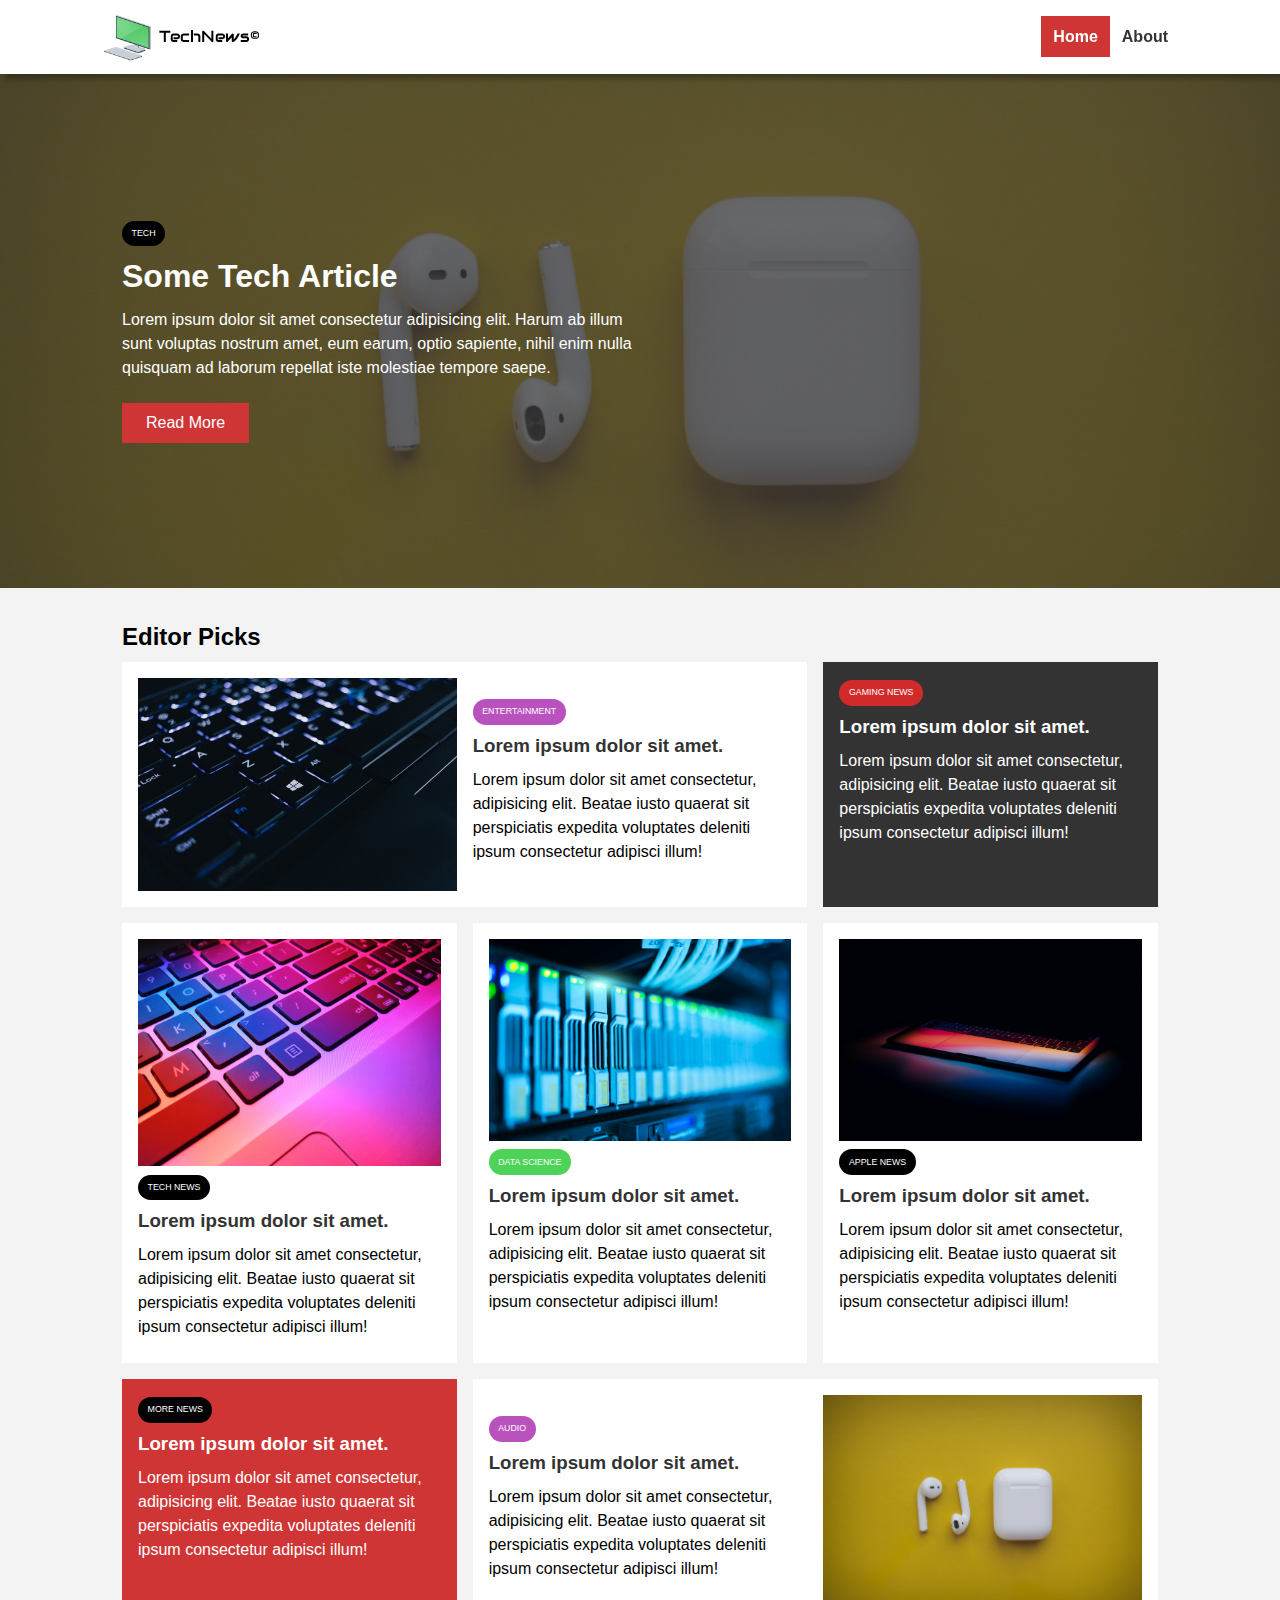
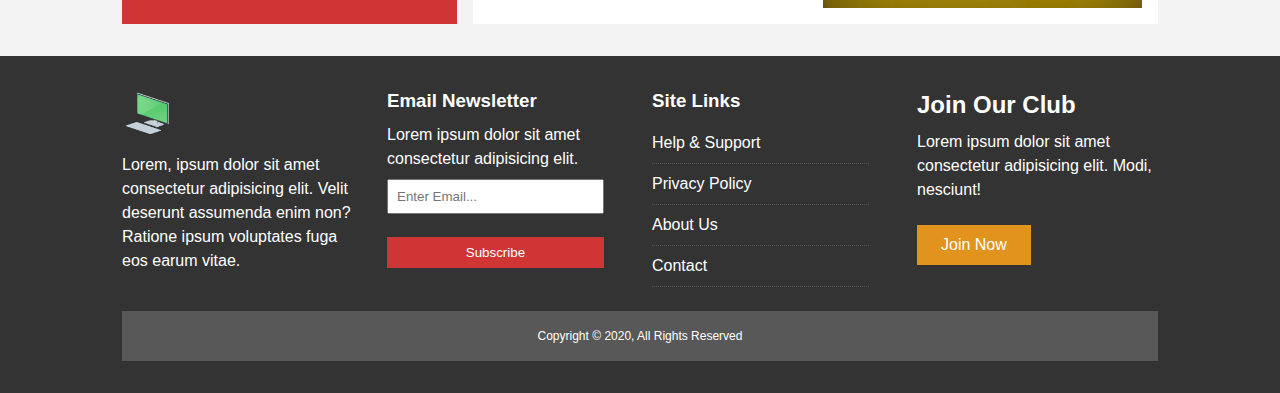
<file: index.html>
<!DOCTYPE html>
<html lang="en">
<head>
    <meta charset="UTF-8">
    <meta name="viewport" content="width=device-width, initial-scale=1.0">
    <title>Tech portal | Latest News</title>
<link rel="stylesheet" href="https://cdnjs.cloudflare.com/ajax/libs/font-awesome/5.15.1/css/all.min.css"
    integrity="sha512-+4zCK9k+qNFUR5X+cKL9EIR+ZOhtIloNl9GIKS57V1MyNsYpYcUrUeQc9vNfzsWfV28IaLL3i96P9sdNyeRssA=="
    crossorigin="anonymous" />  
        <link rel="stylesheet" href="style.css">
        <link rel="stylesheet" href="mobile.css" media="screen and (max-width: 768px)">
        <link rel="shortcut icon" type="image/x-icon" href="favicon.ico">
</head>

<!-- Header -->

<body>
    <nav id="main-nav">
        <div class="container">
            <div class="box1"><img src="./img/logo.png" alt="ComputerNewsGrid" class="logo"><p>TechNews</p></div>
            
            <div class="social">
                <a href="http://facebook.com" target="_blank"><i class="fab fa-facebook fa-2x"></i></a>
                <a href="http://twitter.com" target="_blank"><i class="fab fa-twitter fa-2x"></i></a>
                <a href="http://instagram.com" target="_blank"><i class="fab fa-instagram fa-2x"></i></a>
                <a href="http://youtube.com" target="_blank"><i class="fab fa-youtube fa-2x"></i></a>
            </div>
            <ul>
               <li><a class="current" href="index.html">Home</a></li>
               <li><a href="about.html">About</a></li> 
            </ul>
        </div>
    </nav>

    <!-- Showcase -->

    <div id="showcase">
        <div class="container">
            <div class="showcase-container">
                <div class="showcase-content">
                    <div class="category category-tech">Tech</div>
                    <h1>Some Tech Article</h1>
                    <p>Lorem ipsum dolor sit amet consectetur adipisicing elit. Harum ab illum sunt voluptas nostrum amet, eum earum, optio sapiente, nihil enim nulla quisquam ad laborum repellat iste molestiae tempore saepe.</p>
                    <a href="article.html" class="btn btn-primary">Read More</a>
                </div>
            </div>
        </div>
    </div>

    <!-- Home Articles -->
    <section id="home-articles" class="py-2">
        <div class="container">
           <h2>Editor Picks</h2>
        <div class="articles-container">
            <article class="card">
                <img src="img/tast.jpeg" alt="">
                <div>
                <div class="category category-ent">Entertainment</div>
                <h3>
                <a href="article.html">Lorem ipsum dolor sit amet.</a>
                </h3>
                <p>Lorem ipsum dolor sit amet consectetur, adipisicing elit. Beatae iusto quaerat sit perspiciatis expedita voluptates deleniti ipsum consectetur adipisci illum!</p>
                </div>
            </article>
            <article class="card bg-dark">              
                    <div class="category category-gaming">Gaming News</div>
                    <h3>
                    <a href="article.html">Lorem ipsum dolor sit amet.</a>
                    </h3>
                    <p>Lorem ipsum dolor sit amet consectetur, adipisicing elit. Beatae iusto quaerat sit perspiciatis expedita
                    voluptates deleniti ipsum consectetur adipisci illum!</p>     
            </article>
            <article class="card">
                <img src="img/one.jpg" alt="">
                <div class="category category-tech">Tech News</div>
                <h3>
                    <a href="article.html">Lorem ipsum dolor sit amet.</a>
                </h3>
                <p>Lorem ipsum dolor sit amet consectetur, adipisicing elit. Beatae iusto quaerat sit perspiciatis expedita
                voluptates deleniti ipsum consectetur adipisci illum!</p>
            </article>
            <article class="card">
                <img src="img/data.jpg" alt="">
                <div class="category category-data">Data Science</div>
                <h3>
                    <a href="article.html">Lorem ipsum dolor sit amet.</a>
                </h3>
                <p>Lorem ipsum dolor sit amet consectetur, adipisicing elit. Beatae iusto quaerat sit perspiciatis expedita
                    voluptates deleniti ipsum consectetur adipisci illum!</p>
            </article>
            <article class="card">
                <img src="img/three.jpg" alt="">
                <div class="category category-tech">Apple News</div>
                <h3>
                    <a href="article.html">Lorem ipsum dolor sit amet.</a>
                </h3>
                <p>Lorem ipsum dolor sit amet consectetur, adipisicing elit. Beatae iusto quaerat sit perspiciatis expedita
                    voluptates deleniti ipsum consectetur adipisci illum!</p>
            </article>
            <article class="card bg-primary">
                <div class="category category-tech">More News</div>
                <h3>
                    <a href="article.html">Lorem ipsum dolor sit amet.</a>
                </h3>
                <p>Lorem ipsum dolor sit amet consectetur, adipisicing elit. Beatae iusto quaerat sit perspiciatis expedita
                    voluptates deleniti ipsum consectetur adipisci illum!</p>
            </article>
            <article class="card">
                <div>
                    <div class="category category-ent">Audio</div>
                    <h3>
                        <a href="article.html">Lorem ipsum dolor sit amet.</a>
                    </h3>
                    <p>Lorem ipsum dolor sit amet consectetur, adipisicing elit. Beatae iusto quaerat sit perspiciatis expedita
                        voluptates deleniti ipsum consectetur adipisci illum!</p>
                </div>
                    <img src="img/four.jpg" alt="">
            </article>
        </div> 
        </div>   
    </section>

  <!-- Footer -->
  <footer id="main-footer" class="py-2">
    <div class="container footer-container">
      <div>
        <img src="img/logo.png" alt="NewsGrid">
        <p>Lorem, ipsum dolor sit amet consectetur adipisicing elit. Velit deserunt assumenda enim non? Ratione ipsum voluptates fuga eos earum vitae.</p>
      </div>
      <div>
        <h3>Email Newsletter</h3>
        <p>Lorem ipsum dolor sit amet consectetur adipisicing elit.</p>
        <form name="contact" method="POST" data-netlify="true">
          <input type="email" name="email" placeholder="Enter Email...">
          <input type="submit" value="Subscribe" class="btn btn-primary">
        </form>
      </div>
      <div>
        <h3>Site Links</h3>
        <ul class="list">
          <li><a href="#">Help & Support</a></li>
          <li><a href="#">Privacy Policy</a></li>
          <li><a href="#">About Us</a></li>
          <li><a href="#">Contact</a></li>
        </ul>
      </div>
      <div>
        <h2>Join Our Club</h2>
        <p>Lorem ipsum dolor sit amet consectetur adipisicing elit. Modi, nesciunt!</p>
        <a href="#" class="btn btn-secondary">Join Now</a>
      </div>
      <div>
        <p>
          Copyright &copy; 2020, All Rights Reserved
        </p>
      </div>
    </div>
  </footer>
   

</body>
</html>
</file>
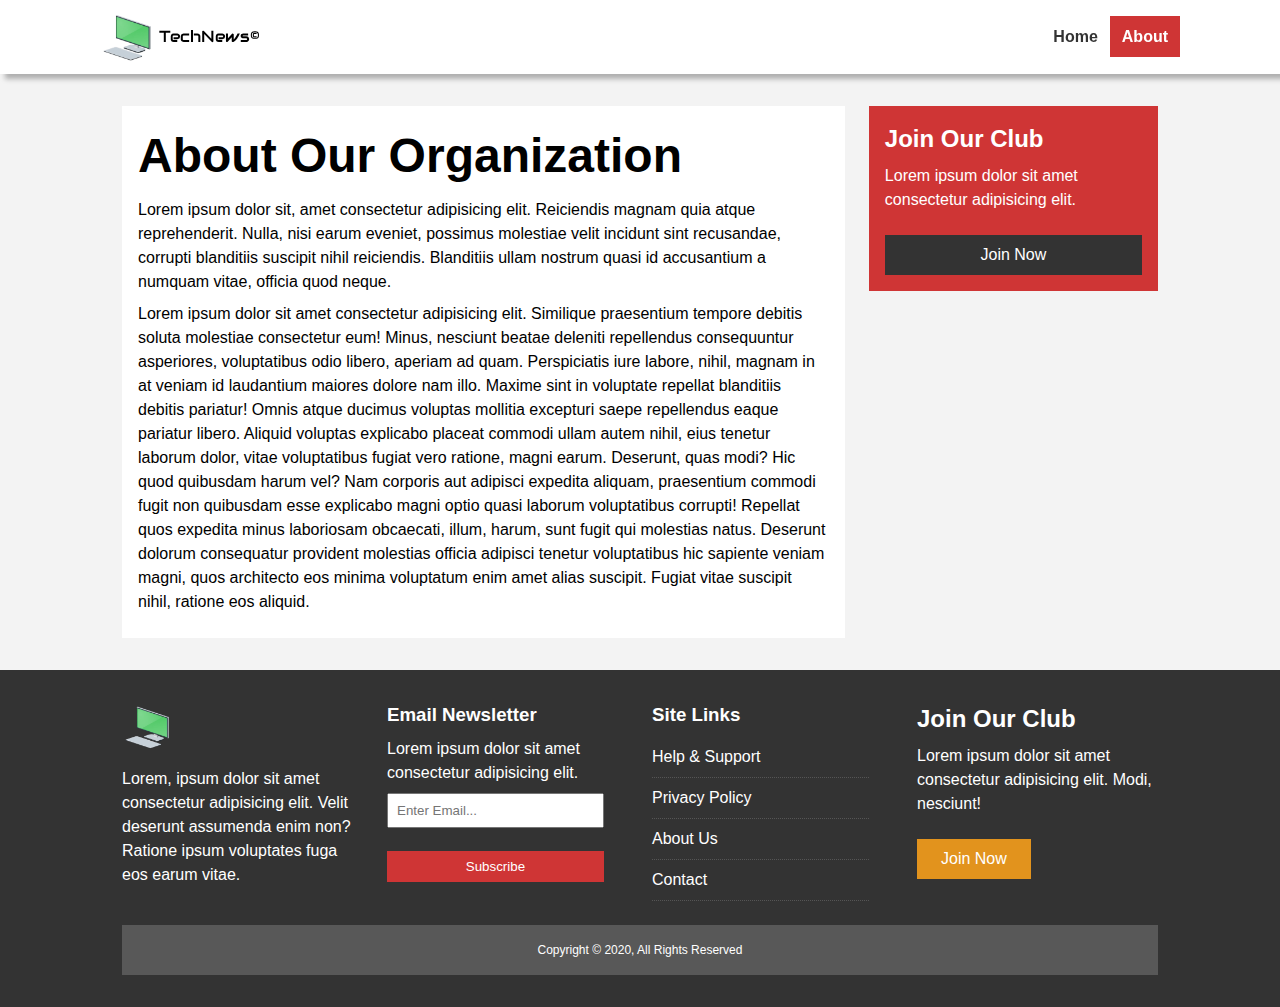
<file: about.html>
<!DOCTYPE html>
<html lang="en">

<head>
    <meta charset="UTF-8">
    <meta name="viewport" content="width=device-width, initial-scale=1.0">
    <title>Tech portal | About</title>
    <link rel="stylesheet" href="https://cdnjs.cloudflare.com/ajax/libs/font-awesome/5.15.1/css/all.min.css"
        integrity="sha512-+4zCK9k+qNFUR5X+cKL9EIR+ZOhtIloNl9GIKS57V1MyNsYpYcUrUeQc9vNfzsWfV28IaLL3i96P9sdNyeRssA=="
        crossorigin="anonymous" />
    <link rel="stylesheet" href="style.css">
    <link rel="stylesheet" href="mobile.css" media="screen and (max-width: 768px)">
    <link rel="shortcut icon" type="image/x-icon" href="favicon.ico">
</head>

<!-- Header -->

<body>
    <nav id="main-nav">
        <div class="container">
            <div class="box1"><img src="./img/logo.png" alt="ComputerNewsGrid" class="logo">
                <p>TechNews</p>
            </div>

            <div class="social">
                <a href="http://facebook.com" target="_blank"><i class="fab fa-facebook fa-2x"></i></a>
                <a href="http://twitter.com" target="_blank"><i class="fab fa-twitter fa-2x"></i></a>
                <a href="http://instagram.com" target="_blank"><i class="fab fa-instagram fa-2x"></i></a>
                <a href="http://youtube.com" target="_blank"><i class="fab fa-youtube fa-2x"></i></a>
            </div>
            <ul>
                <li><a href="index.html">Home</a></li> 
                <li><a class="current" href="about.html">About</a></li>    
            </ul>
        </div>
    </nav>

    <!-- About Showcase -->

    <section id="about">
        <div class="container">
            <div class="page-container">
                <article class="card">
                    <h1 class="l-heading">About Our Organization</h1>
                    <p>Lorem ipsum dolor sit, amet consectetur adipisicing elit. Reiciendis magnam quia atque reprehenderit. Nulla, nisi earum eveniet, possimus molestiae velit incidunt sint recusandae, corrupti blanditiis suscipit nihil reiciendis. Blanditiis ullam nostrum quasi id accusantium a numquam vitae, officia quod neque.</p>
                    <p>Lorem ipsum dolor sit amet consectetur adipisicing elit. Similique praesentium tempore debitis soluta molestiae consectetur eum! Minus, nesciunt beatae deleniti repellendus consequuntur asperiores, voluptatibus odio libero, aperiam ad quam. Perspiciatis iure labore, nihil, magnam in at veniam id laudantium maiores dolore nam illo. Maxime sint in voluptate repellat blanditiis debitis pariatur! Omnis atque ducimus voluptas mollitia excepturi saepe repellendus eaque pariatur libero. Aliquid voluptas explicabo placeat commodi ullam autem nihil, eius tenetur laborum dolor, vitae voluptatibus fugiat vero ratione, magni earum. Deserunt, quas modi? Hic quod quibusdam harum vel? Nam corporis aut adipisci expedita aliquam, praesentium commodi fugit non quibusdam esse explicabo magni optio quasi laborum voluptatibus corrupti! Repellat quos expedita minus laboriosam obcaecati, illum, harum, sunt fugit qui molestias natus. Deserunt dolorum consequatur provident molestias officia adipisci tenetur voluptatibus hic sapiente veniam magni, quos architecto eos minima voluptatum enim amet alias suscipit. Fugiat vitae suscipit nihil, ratione eos aliquid.</p>
                </article>
                <aside class="card bg-primary">
                    <h2>Join Our Club</h2>
                    <p>Lorem ipsum dolor sit amet consectetur adipisicing elit.</p>
                    <a href="#" class="btn btn-dark btn-block">Join Now</a>
                </aside>
            </div>
        </div>
    </section>

    <!-- Footer -->
    <footer id="main-footer" class="py-2">
        <div class="container footer-container">
            <div>
                <img src="img/logo.png" alt="NewsGrid">
                <p>Lorem, ipsum dolor sit amet consectetur adipisicing elit. Velit deserunt assumenda enim non? Ratione
                    ipsum voluptates fuga eos earum vitae.</p>
            </div>
            <div>
                <h3>Email Newsletter</h3>
                <p>Lorem ipsum dolor sit amet consectetur adipisicing elit.</p>
                <form name="contact" method="POST" data-netlify="true">
                    <input type="email" name="email" placeholder="Enter Email...">
                    <input type="submit" value="Subscribe" class="btn btn-primary">
                </form>
            </div>
            <div>
                <h3>Site Links</h3>
                <ul class="list">
                    <li><a href="#">Help & Support</a></li>
                    <li><a href="#">Privacy Policy</a></li>
                    <li><a href="#">About Us</a></li>
                    <li><a href="#">Contact</a></li>
                </ul>
            </div>
            <div>
                <h2>Join Our Club</h2>
                <p>Lorem ipsum dolor sit amet consectetur adipisicing elit. Modi, nesciunt!</p>
                <a href="#" class="btn btn-secondary">Join Now</a>
            </div>
            <div>
                <p>
                    Copyright &copy; 2020, All Rights Reserved
                </p>
            </div>
        </div>
    </footer>


</body>

</html>
</file>
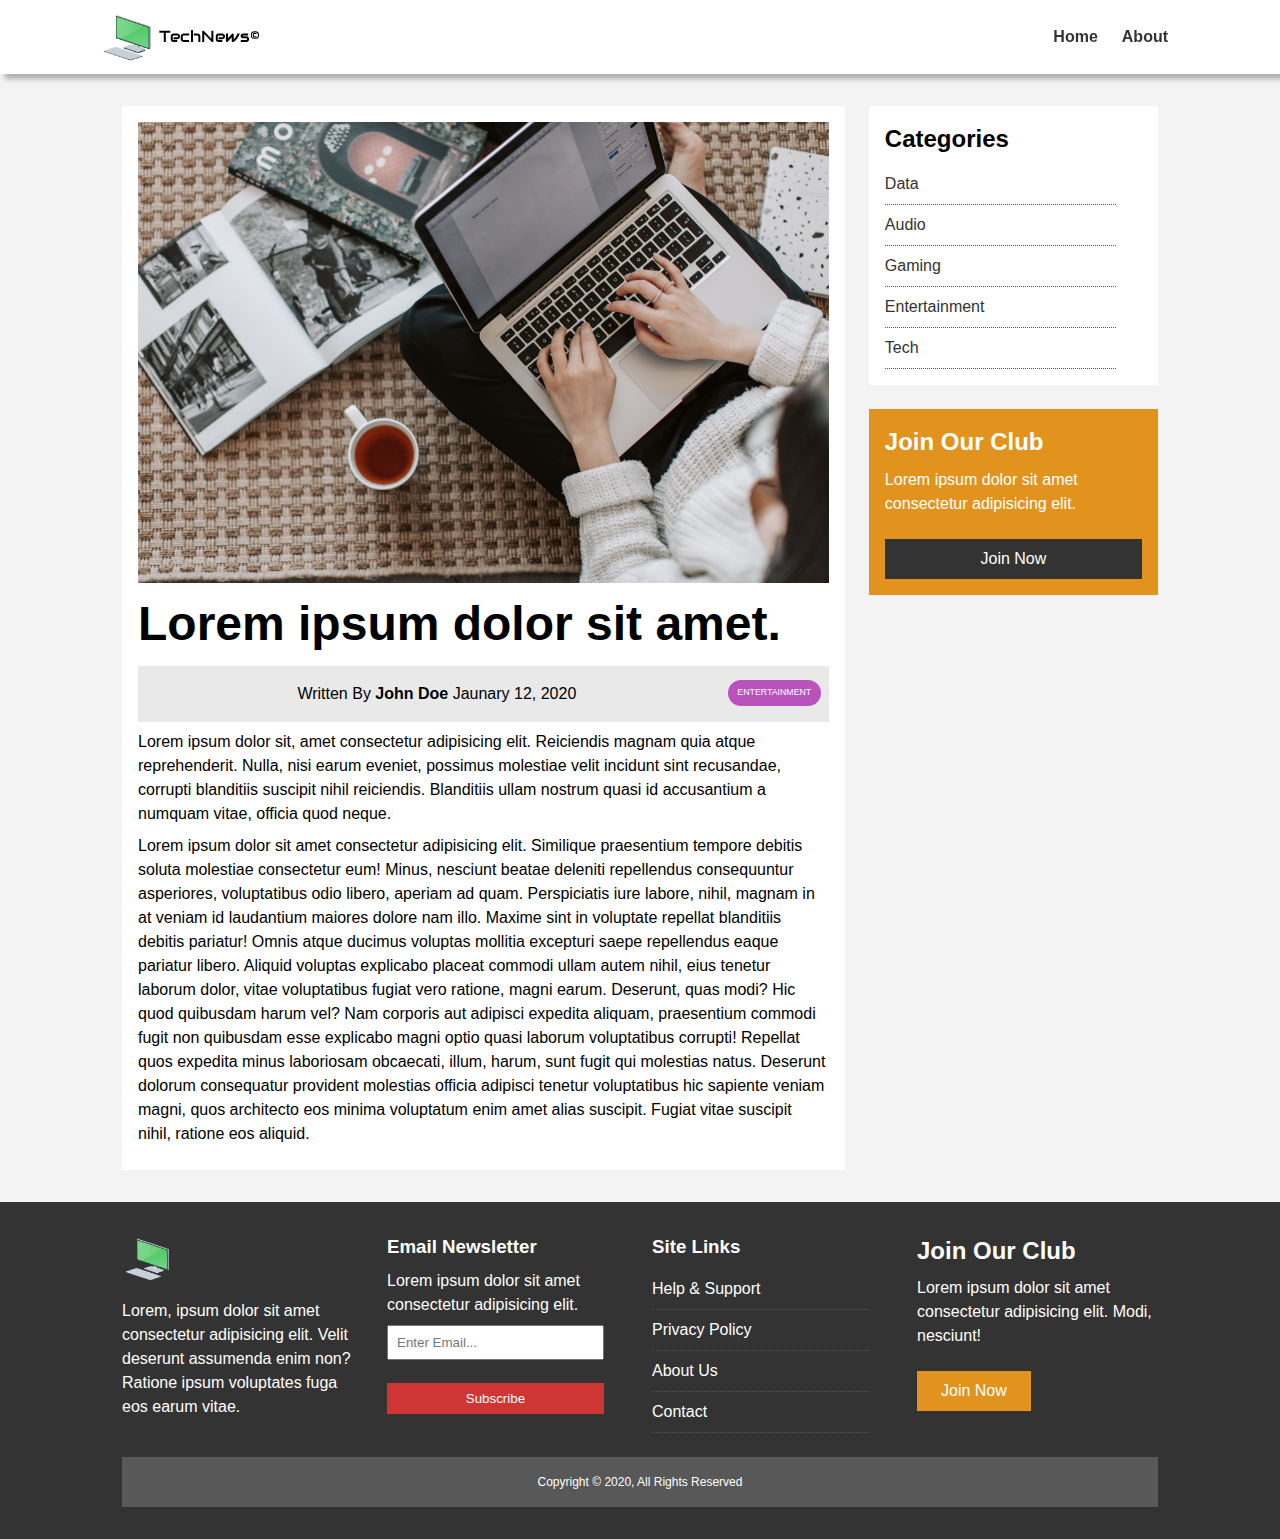
<file: article.html>
<!DOCTYPE html>
<html lang="en">

<head>
    <meta charset="UTF-8">
    <meta name="viewport" content="width=device-width, initial-scale=1.0">
    <title>Tech portal | Articles</title>
    <link rel="stylesheet" href="https://cdnjs.cloudflare.com/ajax/libs/font-awesome/5.15.1/css/all.min.css"
        integrity="sha512-+4zCK9k+qNFUR5X+cKL9EIR+ZOhtIloNl9GIKS57V1MyNsYpYcUrUeQc9vNfzsWfV28IaLL3i96P9sdNyeRssA=="
        crossorigin="anonymous" />
    <link rel="stylesheet" href="style.css">
    <link rel="stylesheet" href="mobile.css" media="screen and (max-width: 768px)">
    <link rel="shortcut icon" type="image/x-icon" href="favicon.ico">
</head>

<!-- Header -->

<body>
    <nav id="main-nav">
        <div class="container">
            <div class="box1"><img src="./img/logo.png" alt="ComputerNewsGrid" class="logo">
                <p>TechNews</p>
            </div>

            <div class="social">
                <a href="http://facebook.com" target="_blank"><i class="fab fa-facebook fa-2x"></i></a>
                <a href="http://twitter.com" target="_blank"><i class="fab fa-twitter fa-2x"></i></a>
                <a href="http://instagram.com" target="_blank"><i class="fab fa-instagram fa-2x"></i></a>
                <a href="http://youtube.com" target="_blank"><i class="fab fa-youtube fa-2x"></i></a>
            </div>
            <ul>
                <li><a href="index.html">Home</a></li>
                <li><a href="about.html">About</a></li>
            </ul>
        </div>
    </nav>

    <!-- About Showcase -->

    <section id="article">
        <div class="container">
            <div class="page-container">
                <article class="card">
                    <img src="img/article.jpg" alt="">
                    <h1 class="l-heading">Lorem ipsum dolor sit amet.</h1>
                    <div class="meta">
                        <small>
                            <i class="fas fa-user"></i>
                        </small><p>Written By <strong>John Doe</strong>  Jaunary 12, 2020</p>
                        <div class="category category-ent">Entertainment</div>
                    </div>
                    <p>Lorem ipsum dolor sit, amet consectetur adipisicing elit. Reiciendis magnam quia atque
                        reprehenderit. Nulla, nisi earum eveniet, possimus molestiae velit incidunt sint recusandae,
                        corrupti blanditiis suscipit nihil reiciendis. Blanditiis ullam nostrum quasi id accusantium a
                        numquam vitae, officia quod neque.</p>
                    <p>Lorem ipsum dolor sit amet consectetur adipisicing elit. Similique praesentium tempore debitis
                        soluta molestiae consectetur eum! Minus, nesciunt beatae deleniti repellendus consequuntur
                        asperiores, voluptatibus odio libero, aperiam ad quam. Perspiciatis iure labore, nihil, magnam
                        in at veniam id laudantium maiores dolore nam illo. Maxime sint in voluptate repellat blanditiis
                        debitis pariatur! Omnis atque ducimus voluptas mollitia excepturi saepe repellendus eaque
                        pariatur libero. Aliquid voluptas explicabo placeat commodi ullam autem nihil, eius tenetur
                        laborum dolor, vitae voluptatibus fugiat vero ratione, magni earum. Deserunt, quas modi? Hic
                        quod quibusdam harum vel? Nam corporis aut adipisci expedita aliquam, praesentium commodi fugit
                        non quibusdam esse explicabo magni optio quasi laborum voluptatibus corrupti! Repellat quos
                        expedita minus laboriosam obcaecati, illum, harum, sunt fugit qui molestias natus. Deserunt
                        dolorum consequatur provident molestias officia adipisci tenetur voluptatibus hic sapiente
                        veniam magni, quos architecto eos minima voluptatum enim amet alias suscipit. Fugiat vitae
                        suscipit nihil, ratione eos aliquid.</p>
                </article>

                <aside id="categories" class="card">
                    <h2>Categories</h2>
                    <ul class="list">
                        <li><a href="#"><i class="fas fa-chevron-right"></i> Data</a></li>
                        <li><a href="#"><i class="fas fa-chevron-right"></i> Audio</a></li>
                        <li><a href="#"><i class="fas fa-chevron-right"></i> Gaming</a></li>
                        <li><a href="#"><i class="fas fa-chevron-right"></i> Entertainment</a></li>
                        <li><a href="#"><i class="fas fa-chevron-right"></i> Tech</a></li>
                    </ul>
                </aside>

                <aside class="card bg-secondary">
                    <h2>Join Our Club</h2>
                    <p>Lorem ipsum dolor sit amet consectetur adipisicing elit.</p>
                    <a href="#" class="btn btn-dark btn-block">Join Now</a>
                </aside>
            </div>
        </div>
    </section>

    <!-- Footer -->
    <footer id="main-footer" class="py-2">
        <div class="container footer-container">
            <div>
                <img src="img/logo.png" alt="NewsGrid">
                <p>Lorem, ipsum dolor sit amet consectetur adipisicing elit. Velit deserunt assumenda enim non? Ratione
                    ipsum voluptates fuga eos earum vitae.</p>
            </div>
            <div>
                <h3>Email Newsletter</h3>
                <p>Lorem ipsum dolor sit amet consectetur adipisicing elit.</p>
                <form name="contact" method="POST" data-netlify="true">
                    <input type="email" name="email" placeholder="Enter Email...">
                    <input type="submit" value="Subscribe" class="btn btn-primary">
                </form>
            </div>
            <div>
                <h3>Site Links</h3>
                <ul class="list">
                    <li><a href="#">Help & Support</a></li>
                    <li><a href="#">Privacy Policy</a></li>
                    <li><a href="#">About Us</a></li>
                    <li><a href="#">Contact</a></li>
                </ul>
            </div>
            <div>
                <h2>Join Our Club</h2>
                <p>Lorem ipsum dolor sit amet consectetur adipisicing elit. Modi, nesciunt!</p>
                <a href="#" class="btn btn-secondary">Join Now</a>
            </div>
            <div>
                <p>
                    Copyright &copy; 2020, All Rights Reserved
                </p>
            </div>
        </div>
    </footer>


</body>

</html>
</file>
<file: style.css>
@import url("https://fonts.googleapis.com/css2?family=Audiowide&display=swap");
* {
  margin: 0;
  padding: 0;
  box-sizing: border-box;
  font-family: "Segoe UI", Tahoma, Geneva, Verdana, sans-serif;
}

:root {
  --primary-color: #cf3535;
  --secondary-color: #e2931d;
  --light-color: #f3f3f3;
  --dark-color: #333;
  --max-width: 1100px;
}

.category {
  --programming-color: rgb(0, 119, 255);
  --ent-color: rgb(185, 82, 189);
  --gaming-color: rgb(209, 42, 42);
  --data-color: rgb(78, 211, 89);
}
body {
  line-height: 1.5;
  background: var(--light-color);
}
.list li {
  padding: 0.5rem 0;
  border-bottom: #555 dotted 1px;
  width: 90%;
}
a {
  color: #333;
  text-decoration: none;
}
.list li a:hover {
  color: red !important;
}
/* ABOUT PAGE */
/* Inner page grid container */
.page-container {
  display: grid;
  grid-template-columns: 5fr 2fr;
  margin: 2rem 0;
  grid-gap: 1.5rem;
}
.page-container > *:first-child {
  grid-row: 1 / span 3;
}

ul {
  list-style: none;
}
p {
  margin: 0.5rem 0;
}
.box1 {
  display: flex;
}
.box1 p {
  display: flex;
  margin-left: 5px;
  align-self: center;
  font-family: "Audiowide", cursive;
}
.box1 p::after {
  content: "©";
  font-family: "Audiowide", cursive;
  font-size: 14px;
}

img {
  width: 10%;
}
h1,
h2,
h3,
h4,
h5,
h6 {
  margin-bottom: 0.55rem;
  line-height: 1.4;
}

/* Utility */

.container {
  max-width: var(--max-width);
  margin: auto;
  padding: 0 2rem;
  overflow: hidden;
}
.category {
  display: inline-block;
  color: white;
  font-size: 0.55rem;
  text-transform: uppercase;
  padding: 0.4rem 0.6rem;
  border-radius: 15px;
  margin-bottom: 0.5rem;
}
.category-tech {
  background: #000;
}
.category-ent {
  background: var(--ent-color);
}
.category-data {
  background: var(--data-color);
}
.category-gaming {
  background: var(--gaming-color);
}

.btn {
  display: inline-block;
  border: none;
  background: var(--dark-color);
  color: white;
  padding: 0.5rem 1.5rem;
  transform: translateY(15px);
  margin-bottom: 15px;
}
.btn-block {
  display: block;
  width: 100%;
  text-align: center;
}
.btn:hover {
  opacity: 0.8;
}
.btn-light {
  background: var(--light-color);
}
.btn-primary {
  background: var(--primary-color);
}
.btn-secondary {
  background: var(--secondary-color);
}

.card {
  background: white;
  padding: 1rem;
}

.bg-dark {
  background: var(--dark-color);
  color: white;
}
.bg-primary {
  background: var(--primary-color);
  color: white;
}
.bg-secondary {
  background: var(--secondary-color);
  color: white;
}
.bg-dark h1,
.bg-dark h2,
.bg-dark h3,
.bg-dark a,
.bg-primary h1,
.bg-primary h2,
.bg-primary h3,
.bg-primary a,
.bg-secondary h1,
.bg-secondary h2,
.bg-secondary h3,
.bg-secondary a {
  color: white;
}

.py-1 {
  padding: 1.5rem 0;
}
.py-2 {
  padding: 2rem 0;
}
.py-3 {
  padding: 3rem 0;
}
.p-1 {
  padding: 1.5rem;
}
.p-2 {
  padding: 2rem;
}
.p-3 {
  padding: 3rem;
}
.l-heading {
  font-size: 3rem;
}
/* Navigation */

#main-nav {
  background: white;
  position: sticky;
  top: 0;
  z-index: 2;
  box-shadow: 5px 5px 5px rgba(0, 0, 0, 0.281);
}
#main-nav .container {
  display: grid;
  grid-template-columns: 5fr 3fr 2fr;
  padding: 10px;
  align-items: center;
}
#main-nav ul {
  display: flex;
  justify-self: end;
}
#main-nav a {
  padding: 0.75rem;
  font-weight: 600;
}
#main-nav ul a.current {
  background: var(--primary-color);
  color: white;
}
#main-nav ul a:hover {
  background: var(--light-color);
  color: var(--dark-color);
}
#main-nav .social {
  justify-self: center;
}
#main-nav .social i {
  color: #777;
  margin-right: 0.5rem;
}
#main-nav .social i:hover {
  color: rgb(7, 7, 7);
  margin-right: 0.5rem;
}

/* Showcase */

#showcase {
  color: white;
  background: #333;
  padding: 2rem;
  position: relative;
}
#showcase::before {
  content: "";
  background: url("./img/four.jpg") no-repeat center center/cover;
  position: absolute;
  top: 0;
  left: 0;
  width: 100%;
  height: 100%;
  opacity: 0.3;
}

#showcase .showcase-container {
  display: grid;
  grid-template-columns: repeat(2, 1fr);
  justify-content: center;
  align-items: center;
  height: 50vh;
}
#showcase .showcase-content {
  z-index: 1;
}

/* Home Articles */
.card img {
  width: 100%;
}
#article .meta {
  display: flex;
  justify-content: space-between;
  align-items: center;
  background: rgb(233, 233, 233);
  padding: 0.5rem;
}
#article .meta .category {
  margin-top: 0.4rem;
}

#home-articles .articles-container {
  display: grid;
  grid-template-columns: repeat(3, 1fr);
  grid-gap: 1rem;
}
#home-articles .articles-container > *:first-child,
#home-articles .articles-container > *:last-child {
  display: grid;
  grid-template-columns: repeat(2, 1fr);
  grid-gap: 1rem;
  align-items: center;
  grid-column: 1 / span 2;
}
#home-articles .articles-container > *:last-child {
  grid-column: 2 / span 2;
}

/* Footer */
#main-footer {
  background: var(--dark-color);
  color: #fff;
}

#main-footer img {
  width: 50px;
}

#main-footer a {
  color: #fff;
}

#main-footer .footer-container {
  display: grid;
  grid-template-columns: repeat(4, 1fr);
  grid-gap: 1.5rem;
}

#main-footer .footer-container > *:last-child {
  background: rgb(88, 88, 88);
  grid-column: 1 / span 4;
  padding: 0.5rem;
  text-align: center;
  font-size: 0.75rem;
}

#main-footer .footer-container input[type="email"] {
  width: 90%;
  padding: 0.5rem;
  margin-bottom: 0.5rem;
}

#main-footer .footer-container input[type="submit"] {
  width: 90%;
}
</file>
<file: mobile.css>
* {
  margin: 0;
  padding: 0;
  box-sizing: border-box;
  font-family: "Roboto", sans-serif;
}
.meta p {
  margin-left: 10px;
}
/* Navigation */

#main-nav .social {
  display: none;
}

#main-nav .container {
  grid-template-columns: 1fr;
  grid-gap: 1.2rem;
}
#main-nav ul,
#main-nav .logo {
  justify-self: center;
}
#main-nav ul li a {
  padding: 0.5rem;
}

#home-articles .articles-container {
  grid-template-columns: repeat(2, 1fr);
}
#home-articles .articles-container > *:first-child,
#home-articles .articles-container > *:last-child {
  grid-template-columns: 1fr;
  grid-column: 1;
}

@media (max-width: 600px) {
  /* Stack Grid Items */
  #showcase .showcase-container,
  #home-articles .articles-container,
  #main-footer .footer-container {
    grid-template-columns: 1fr;
  }
  #main-footer .footer-container > *:last-child {
    grid-column: 1;
  }
  #main-footer .footer-container > *:first-child,
  #main-footer .footer-container > *:nth-child(2) {
    border-bottom: #444 dotted 1px;
    padding-bottom: 1rem;
  }

  .page-container {
    grid-template-columns: 1fr;
    text-align: center;
  }
  .page-container > *:first-child {
    grid-row: 1;
  }
  .l-heading {
    font-size: 2rem;
  }
  #showcase {
    padding: 0;
  }
}
</file>
